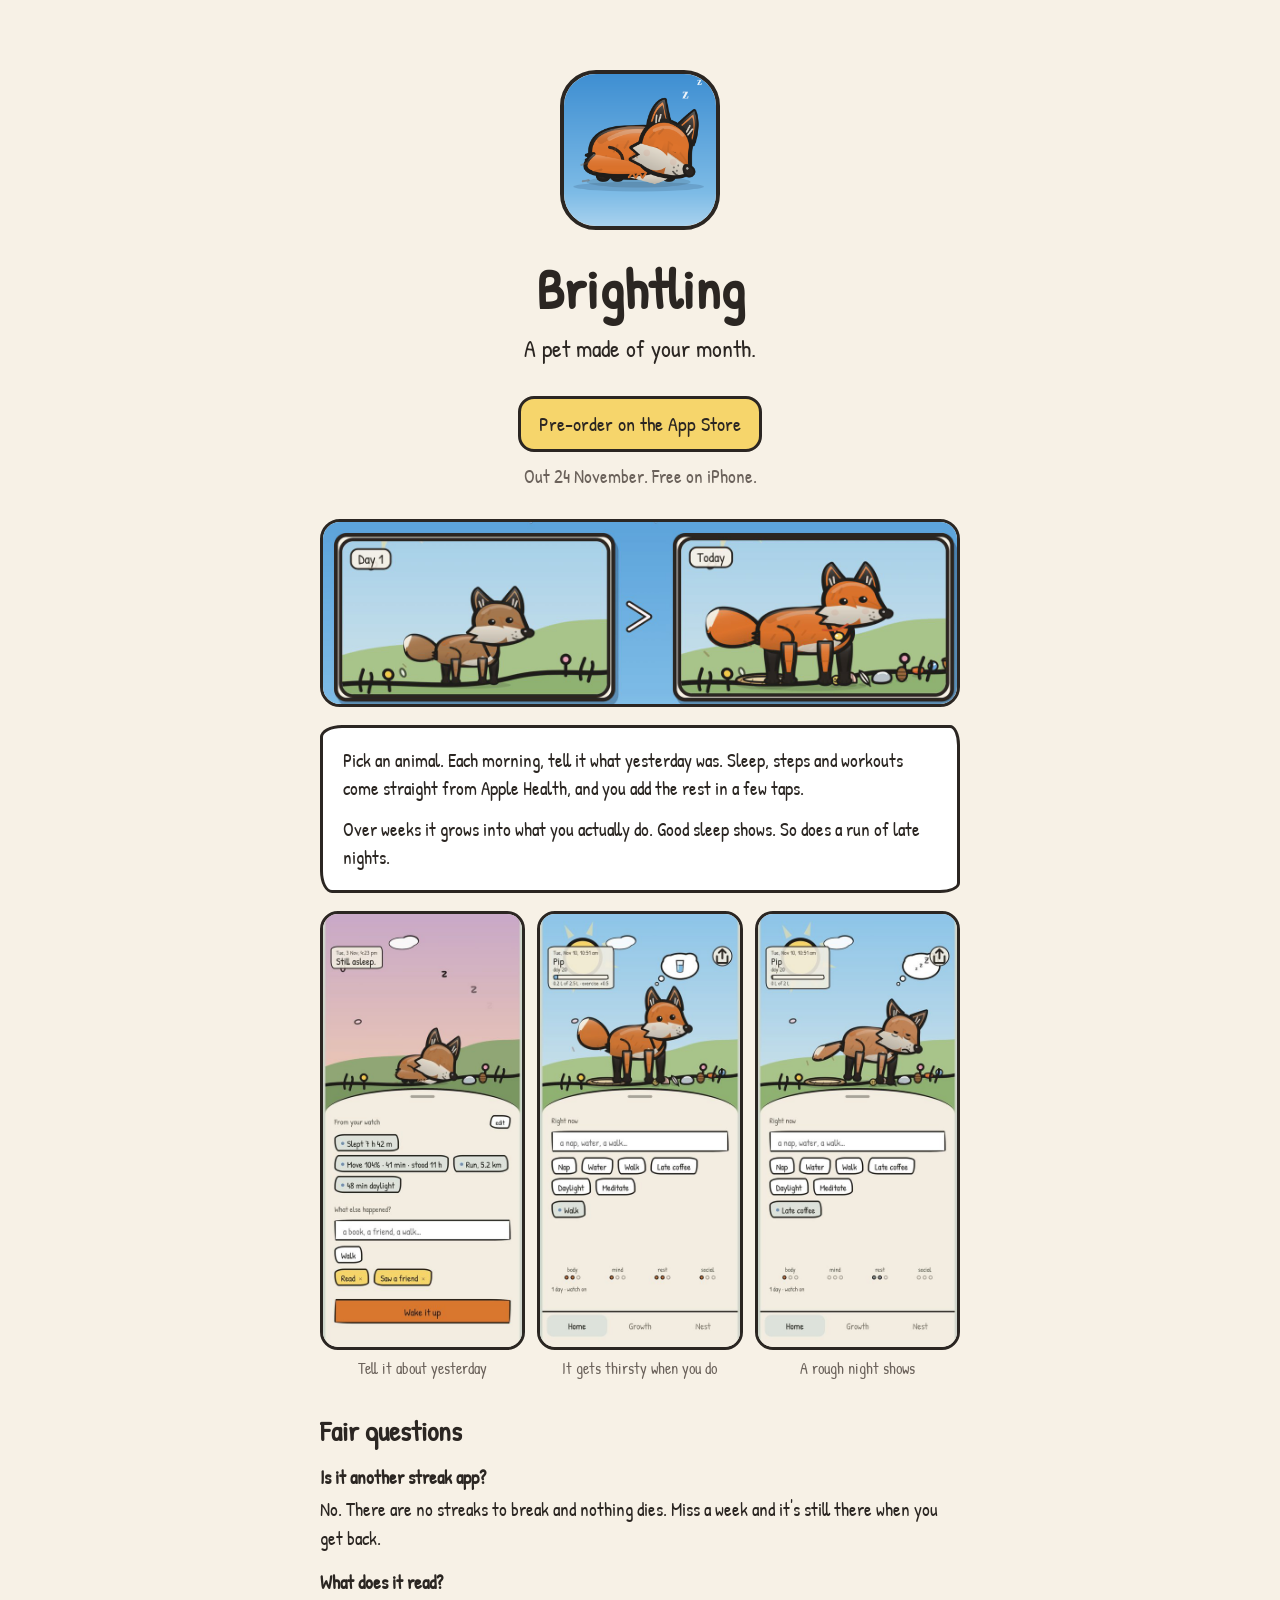
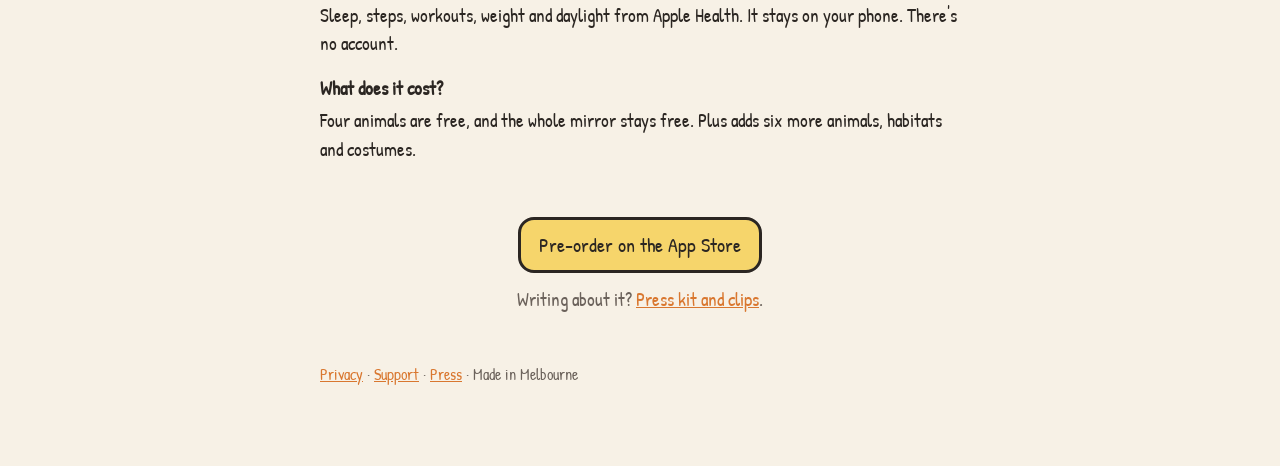
<file: index.html>
<!doctype html>
<html lang="en-AU">
<head>
<meta charset="utf-8">
<meta name="viewport" content="width=device-width,initial-scale=1">
<title>Brightling: a pet made of your month</title>
<meta name="description" content="A pet that grows with your habits. Brightling reads yesterday from Apple Health and a quick morning check-in, and its body slowly becomes what you actually do. No streaks. Nothing dies.">
<meta name="apple-itunes-app" content="app-id=6830009358">
<meta property="og:type" content="website">
<meta property="og:title" content="Brightling: a pet made of your month">
<meta property="og:description" content="A pet that becomes what you actually do. Sleep, steps and water fill in on their own. No streaks. Nothing dies. Free on iPhone.">
<meta property="og:image" content="https://degitzachary-cell.github.io/brightling/img/og.jpg">
<meta property="og:url" content="https://degitzachary-cell.github.io/brightling/">
<meta name="twitter:card" content="summary_large_image">
<link rel="icon" href="favicon.png">
<link rel="apple-touch-icon" href="apple-touch-icon.png">
<link rel="preconnect" href="https://fonts.googleapis.com"><link rel="preconnect" href="https://fonts.gstatic.com" crossorigin>
<link href="https://fonts.googleapis.com/css2?family=Patrick+Hand&display=swap" rel="stylesheet">
<link rel="stylesheet" href="style.css">
</head>
<body>
<main>
  <div class="hero">
    <img src="icon.png" alt="Brightling app icon: a fox curled up asleep">
    <h1>Brightling</h1>
    <p style="font-size:24px">A pet made of your month.</p>
    <a class="badge" href="https://apps.apple.com/app/id6830009358">Pre-order on the App Store</a>
    <p class="muted" style="margin-top:10px">Out 24 November. Free on iPhone.</p>
  </div>

  <img class="wide" src="img/thennow.jpg" alt="The same fox on day 1 and forty days later: bigger, brighter, longer legs">

  <div class="card">
    <p>Pick an animal. Each morning, tell it what yesterday was. Sleep, steps and workouts come straight from Apple Health, and you add the rest in a few taps.</p>
    <p style="margin:0">Over weeks it grows into what you actually do. Good sleep shows. So does a run of late nights.</p>
  </div>

  <div class="strip">
    <figure><img src="img/morning.jpg" alt="The morning check-in, with sleep and steps filled in from the watch"><figcaption>Tell it about yesterday</figcaption></figure>
    <figure><img src="img/thirsty.jpg" alt="The fox thinking about a glass of water"><figcaption>It gets thirsty when you do</figcaption></figure>
    <figure><img src="img/rough.jpg" alt="The fox drooping after a short night, thinking about a nap"><figcaption>A rough night shows</figcaption></figure>
  </div>

  <h2>Fair questions</h2>
  <dl>
    <dt>Is it another streak app?</dt>
    <dd>No. There are no streaks to break and nothing dies. Miss a week and it's still there when you get back.</dd>
    <dt>What does it read?</dt>
    <dd>Sleep, steps, workouts, weight and daylight from Apple Health. It stays on your phone. There's no account.</dd>
    <dt>What does it cost?</dt>
    <dd>Four animals are free, and the whole mirror stays free. Plus adds six more animals, habitats and costumes.</dd>
  </dl>

  <p style="margin-top:36px;text-align:center"><a class="badge" href="https://apps.apple.com/app/id6830009358">Pre-order on the App Store</a></p>

  <p class="muted" style="text-align:center">Writing about it? <a href="press/">Press kit and clips</a>.</p>

  <footer>
    <a href="privacy/">Privacy</a> · <a href="support/">Support</a> · <a href="press/">Press</a> · Made in Melbourne
  </footer>
</main>
</body>
</html>
</file>
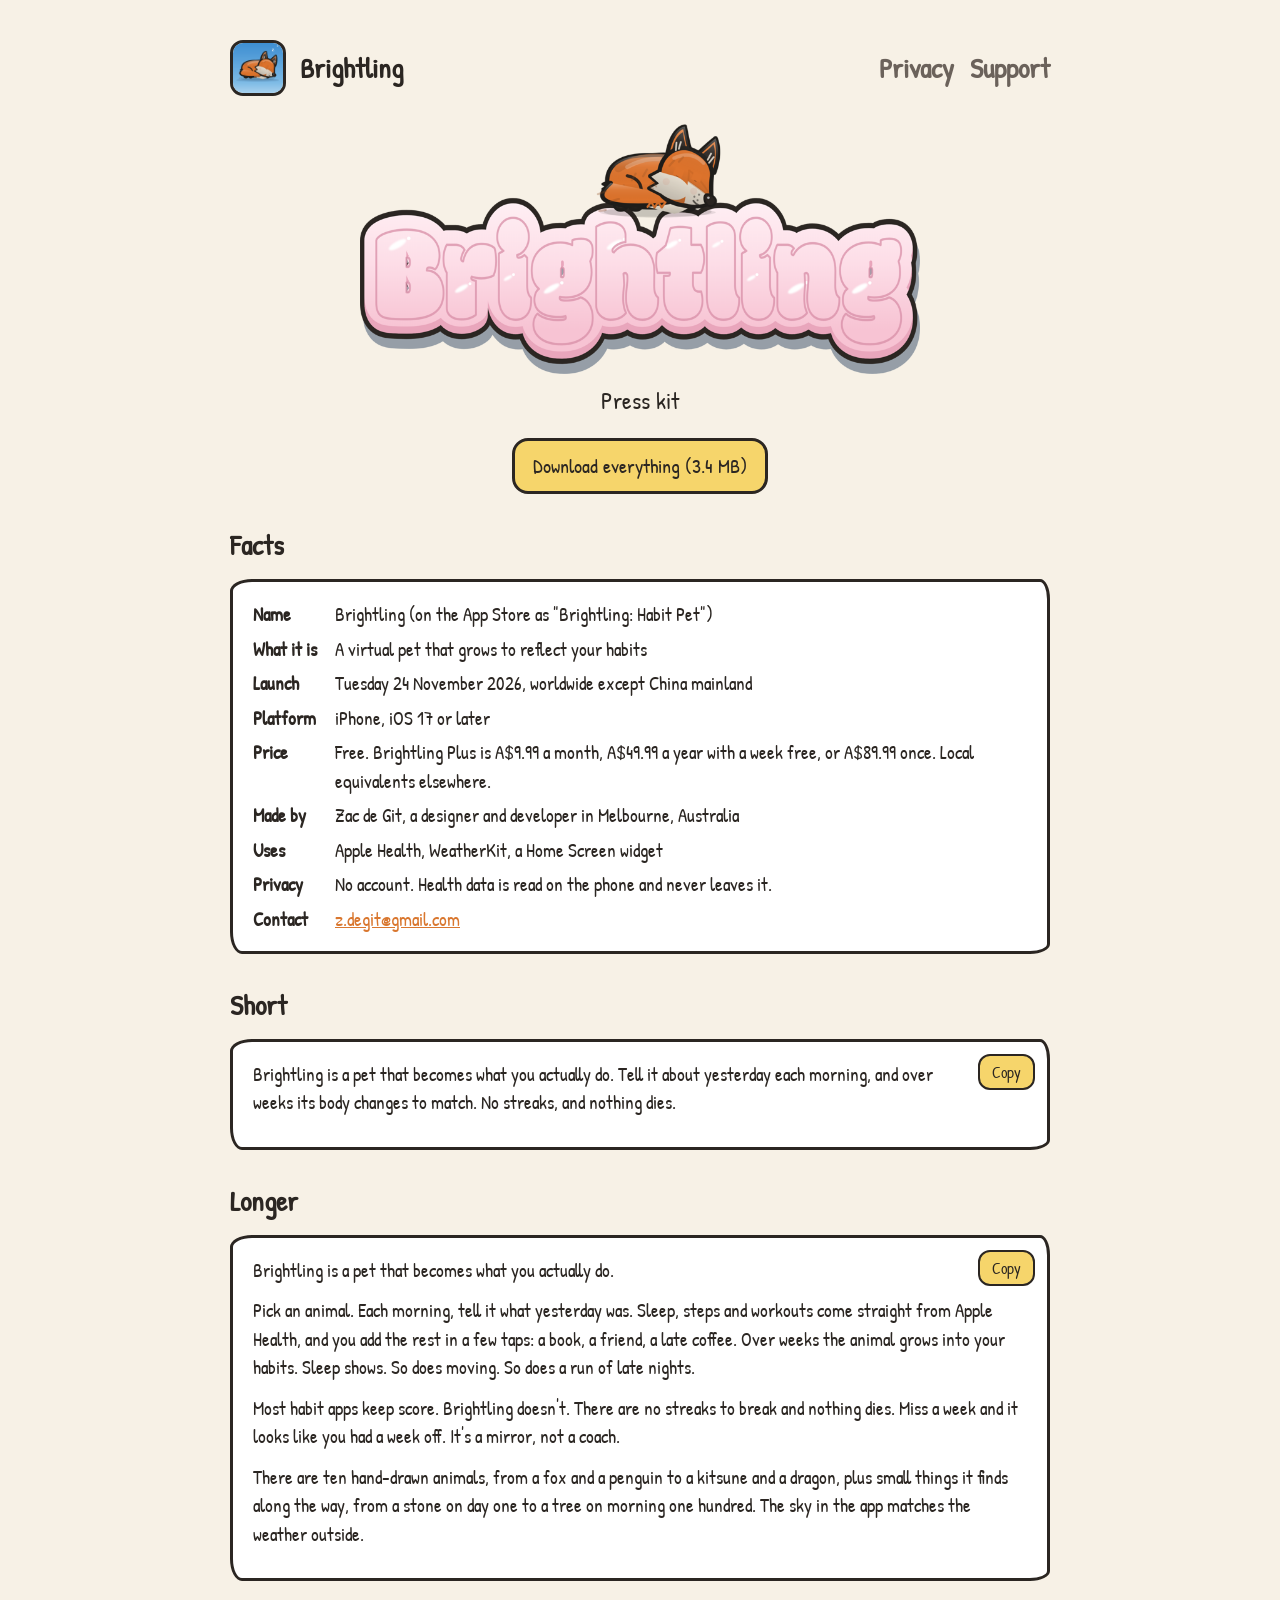
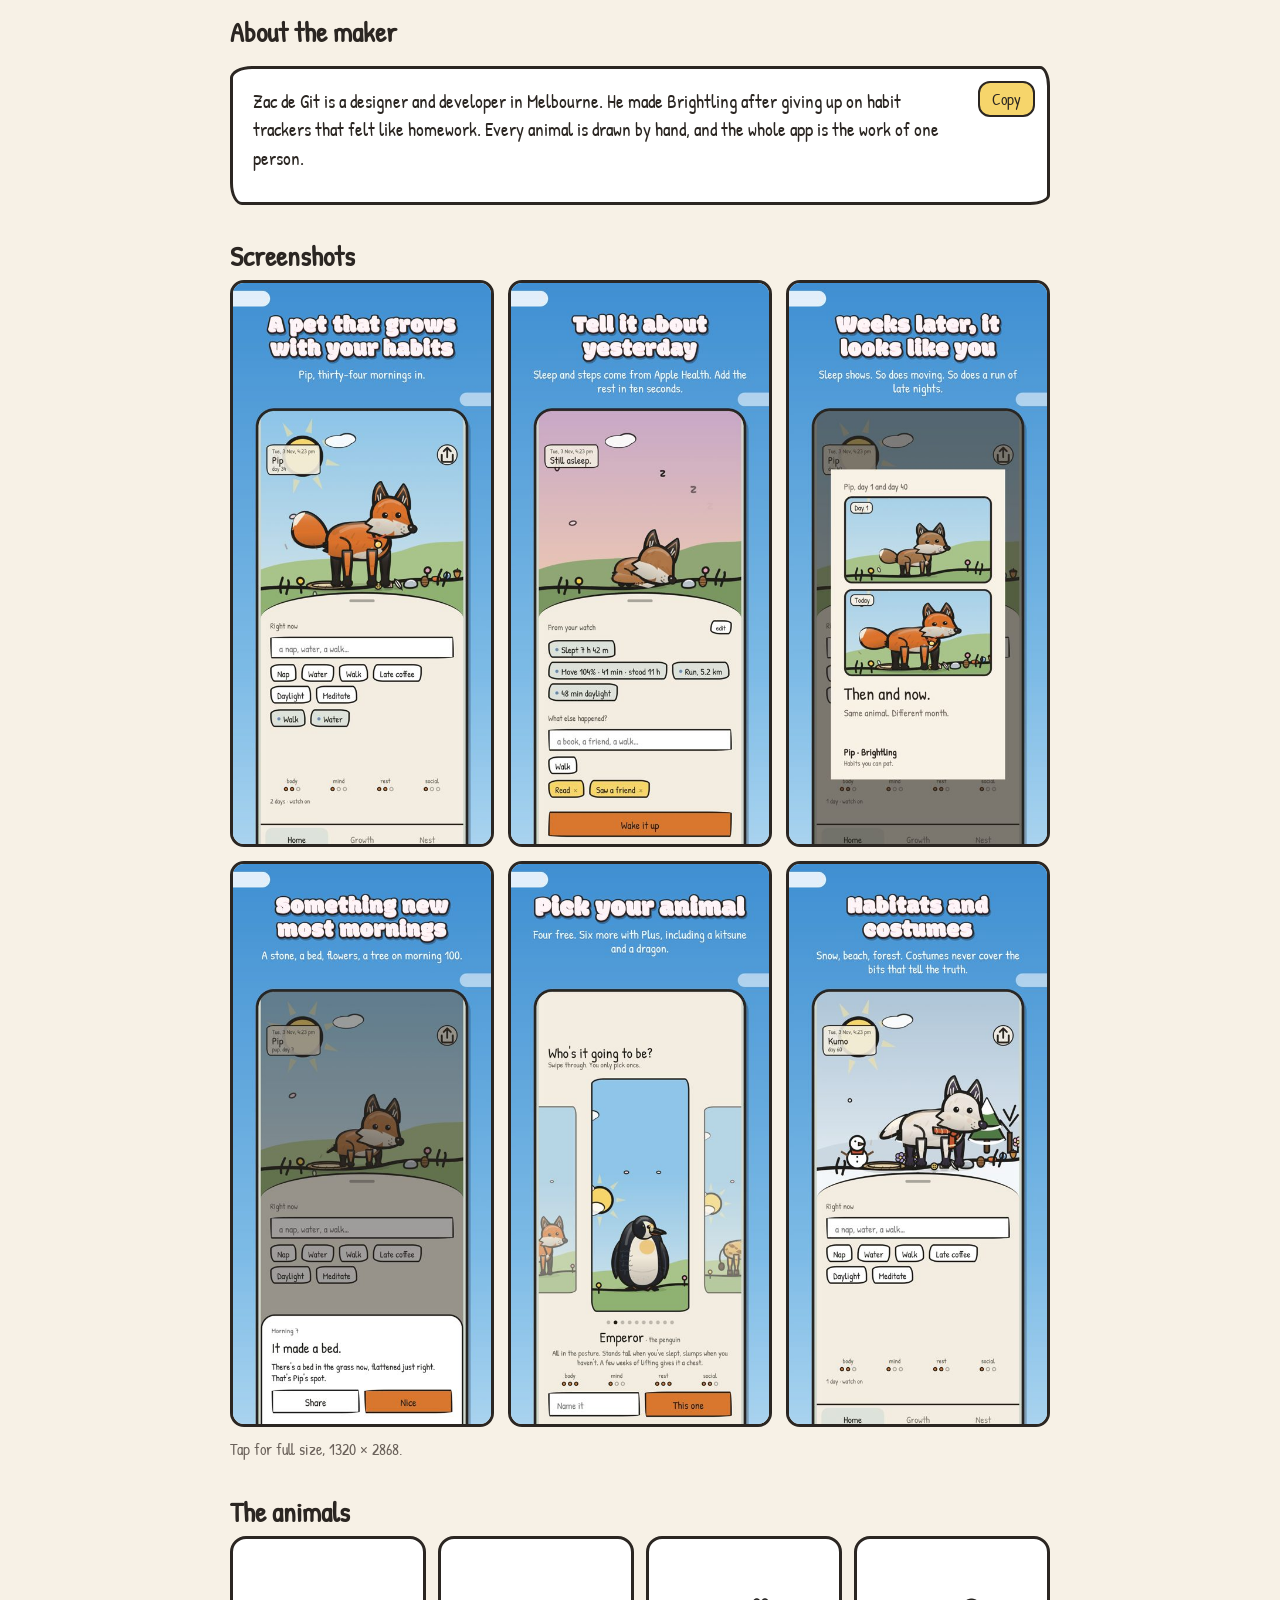
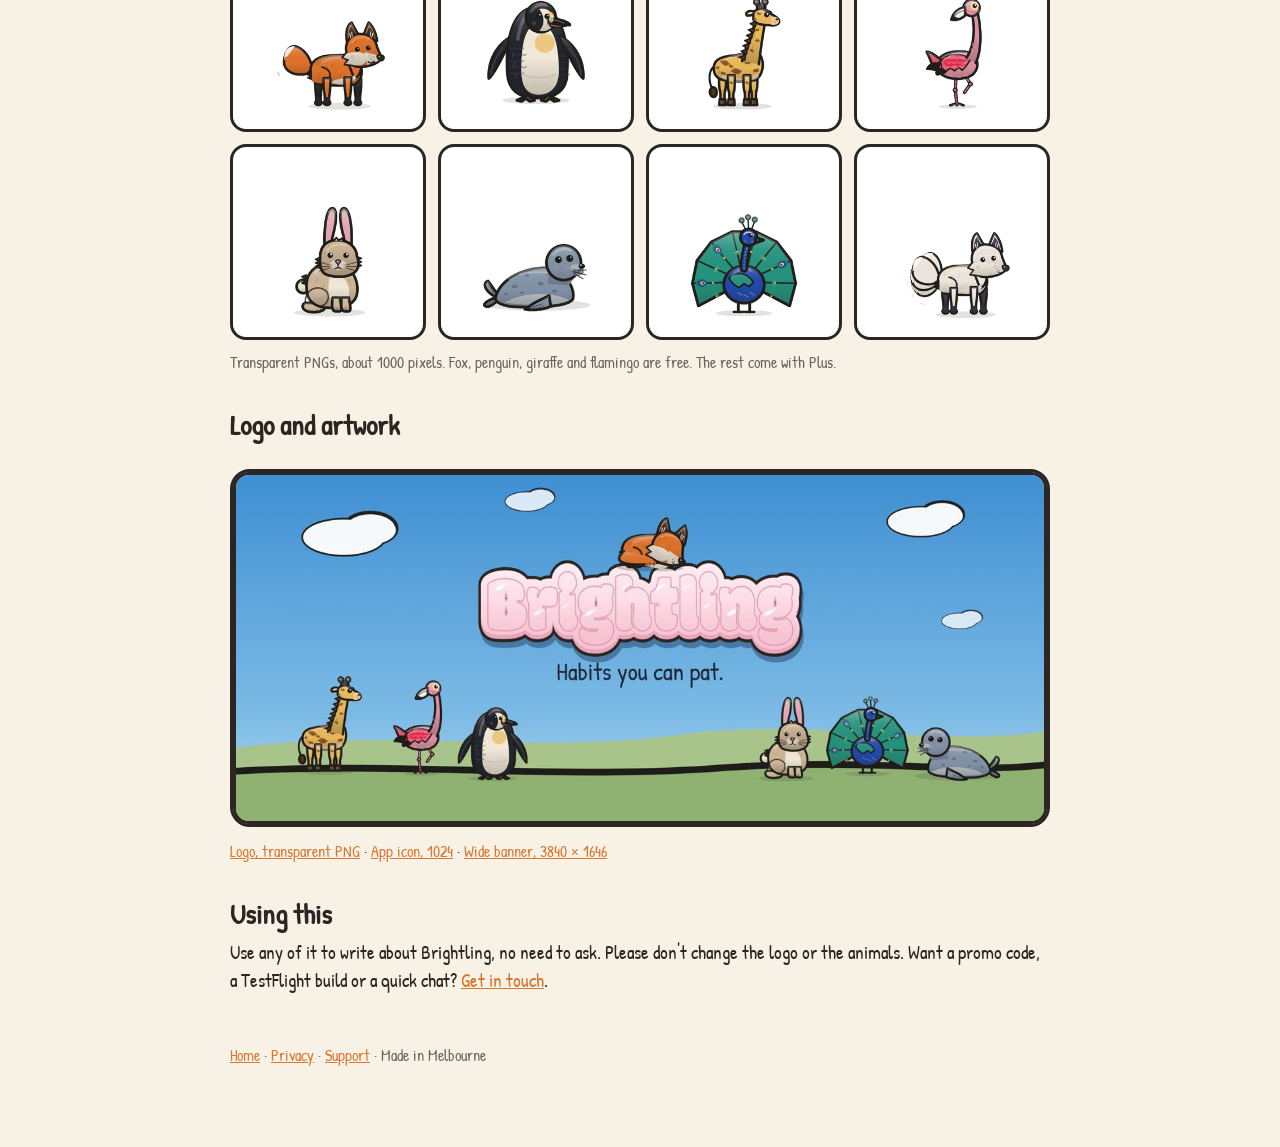
<file: press/index.html>
<!doctype html>
<html lang="en-AU">
<head>
<meta charset="utf-8">
<meta name="viewport" content="width=device-width,initial-scale=1">
<title>Brightling press kit</title>
<meta name="description" content="Press kit for Brightling, a pet that grows with your habits. Facts, blurbs, screenshots, logo and artwork.">
<link rel="icon" href="../favicon.png">
<link rel="apple-touch-icon" href="../apple-touch-icon.png">
<link rel="preconnect" href="https://fonts.googleapis.com"><link rel="preconnect" href="https://fonts.gstatic.com" crossorigin>
<link href="https://fonts.googleapis.com/css2?family=Patrick+Hand&display=swap" rel="stylesheet">
<link rel="stylesheet" href="../style.css">
<style>
main{max-width:860px}
.logo{display:block;width:min(560px,100%);height:auto;margin:10px auto 0}
.lede{text-align:center;font-size:24px;margin:8px 0 0}
.facts{display:grid;grid-template-columns:max-content 1fr;gap:6px 18px;margin:0}
.facts dt{margin:0;font-weight:700}.facts dd{margin:0}
.blurb{position:relative}
.copy{position:absolute;top:12px;right:12px;font:inherit;font-size:16px;padding:4px 12px;border:2.5px solid var(--ink);border-radius:12px;background:var(--sun);color:#2B2622;cursor:pointer}
.blurb p:first-of-type{padding-right:72px}
.grid{display:grid;grid-template-columns:repeat(3,1fr);gap:14px}
.grid a{display:block}
.grid img{width:100%;height:auto;border-radius:14px;border:3px solid var(--ink);display:block}
.zoo{display:grid;grid-template-columns:repeat(4,1fr);gap:12px}
.zoo a{display:flex;align-items:flex-end;justify-content:center;aspect-ratio:1;background:var(--card);border:3px solid var(--ink);border-radius:16px;padding:10px;text-decoration:none}
.zoo img{max-width:100%;max-height:100%;height:auto}
.wide img{width:100%;height:auto;border-radius:16px;border:3px solid var(--ink);display:block}
.dl{display:inline-block;margin:6px 0 0;padding:10px 18px;border:3px solid var(--ink);border-radius:16px;background:var(--sun);color:#2B2622;text-decoration:none;font-size:20px}
.small{font-size:16px}
@media (max-width:600px){.grid{grid-template-columns:repeat(2,1fr)}.zoo{grid-template-columns:repeat(2,1fr)}.facts{grid-template-columns:1fr}.facts dd{margin-bottom:8px}}
</style>
</head>
<body>
<main>
  <header>
    <img src="../icon.png" alt="">
    <a href="../">Brightling</a>
    <nav><a href="../privacy/">Privacy</a><a href="../support/">Support</a></nav>
  </header>

  <img class="logo" src="img/logo.png" alt="The Brightling logo: pink bubble letters with a fox asleep on top">
  <p class="lede">Press kit</p>
  <p style="text-align:center;margin-top:14px"><a class="dl" href="brightling-press-kit.zip" download>Download everything (3.4 MB)</a></p>

  <h2>Facts</h2>
  <div class="card">
    <dl class="facts">
      <dt>Name</dt><dd>Brightling (on the App Store as "Brightling: Habit Pet")</dd>
      <dt>What it is</dt><dd>A virtual pet that grows to reflect your habits</dd>
      <dt>Launch</dt><dd>Tuesday 24 November 2026, worldwide except China mainland</dd>
      <dt>Platform</dt><dd>iPhone, iOS 17 or later</dd>
      <dt>Price</dt><dd>Free. Brightling Plus is A$9.99 a month, A$49.99 a year with a week free, or A$89.99 once. Local equivalents elsewhere.</dd>
      <dt>Made by</dt><dd>Zac de Git, a designer and developer in Melbourne, Australia</dd>
      <dt>Uses</dt><dd>Apple Health, WeatherKit, a Home Screen widget</dd>
      <dt>Privacy</dt><dd>No account. Health data is read on the phone and never leaves it.</dd>
      <dt>Contact</dt><dd><a href="mailto:z.degit@gmail.com?subject=Brightling">z.degit@gmail.com</a></dd>
    </dl>
  </div>

  <h2>Short</h2>
  <div class="card blurb">
    <button class="copy" type="button" data-copy="b1">Copy</button>
    <p id="b1">Brightling is a pet that becomes what you actually do. Tell it about yesterday each morning, and over weeks its body changes to match. No streaks, and nothing dies.</p>
  </div>

  <h2>Longer</h2>
  <div class="card blurb">
    <button class="copy" type="button" data-copy="b2">Copy</button>
    <div id="b2">
      <p>Brightling is a pet that becomes what you actually do.</p>
      <p>Pick an animal. Each morning, tell it what yesterday was. Sleep, steps and workouts come straight from Apple Health, and you add the rest in a few taps: a book, a friend, a late coffee. Over weeks the animal grows into your habits. Sleep shows. So does moving. So does a run of late nights.</p>
      <p>Most habit apps keep score. Brightling doesn't. There are no streaks to break and nothing dies. Miss a week and it looks like you had a week off. It's a mirror, not a coach.</p>
      <p>There are ten hand-drawn animals, from a fox and a penguin to a kitsune and a dragon, plus small things it finds along the way, from a stone on day one to a tree on morning one hundred. The sky in the app matches the weather outside.</p>
    </div>
  </div>

  <h2>About the maker</h2>
  <div class="card blurb">
    <button class="copy" type="button" data-copy="b3">Copy</button>
    <p id="b3">Zac de Git is a designer and developer in Melbourne. He made Brightling after giving up on habit trackers that felt like homework. Every animal is drawn by hand, and the whole app is the work of one person.</p>
  </div>

  <h2>Screenshots</h2>
  <div class="grid">
    <a href="kit/screenshot-home.jpg"><img src="img/shot-home.jpg" alt="Home: a fox in a meadow, thirty-four mornings in" loading="lazy"></a>
    <a href="kit/screenshot-morning.jpg"><img src="img/shot-morning.jpg" alt="The morning check-in, with sleep and steps from Apple Health" loading="lazy"></a>
    <a href="kit/screenshot-then-and-now.jpg"><img src="img/shot-then-and-now.jpg" alt="Then and now: the fox on day one and weeks later" loading="lazy"></a>
    <a href="kit/screenshot-milestones.jpg"><img src="img/shot-milestones.jpg" alt="A milestone: something new it found" loading="lazy"></a>
    <a href="kit/screenshot-pick-an-animal.jpg"><img src="img/shot-pick-an-animal.jpg" alt="Picking an animal: a penguin" loading="lazy"></a>
    <a href="kit/screenshot-plus.jpg"><img src="img/shot-plus.jpg" alt="Plus: habitats and costumes" loading="lazy"></a>
  </div>
  <p class="muted small" style="margin-top:10px">Tap for full size, 1320 × 2868.</p>

  <h2>The animals</h2>
  <div class="zoo">
    <a href="kit/animal-fox.png"><img src="img/animal-fox.png" alt="Fox" loading="lazy"></a>
    <a href="kit/animal-penguin.png"><img src="img/animal-penguin.png" alt="Penguin" loading="lazy"></a>
    <a href="kit/animal-giraffe.png"><img src="img/animal-giraffe.png" alt="Giraffe" loading="lazy"></a>
    <a href="kit/animal-flamingo.png"><img src="img/animal-flamingo.png" alt="Flamingo" loading="lazy"></a>
    <a href="kit/animal-rabbit.png"><img src="img/animal-rabbit.png" alt="Rabbit" loading="lazy"></a>
    <a href="kit/animal-seal.png"><img src="img/animal-seal.png" alt="Seal" loading="lazy"></a>
    <a href="kit/animal-peacock.png"><img src="img/animal-peacock.png" alt="Peacock" loading="lazy"></a>
    <a href="kit/animal-kitsune.png"><img src="img/animal-kitsune.png" alt="Kitsune" loading="lazy"></a>
  </div>
  <p class="muted small" style="margin-top:10px">Transparent PNGs, about 1000 pixels. Fox, penguin, giraffe and flamingo are free. The rest come with Plus.</p>

  <h2>Logo and artwork</h2>
  <div class="wide"><a href="kit/brightling-banner-wide.jpg"><img src="img/banner.jpg" alt="Wide banner: the logo over a meadow with six animals" loading="lazy"></a></div>
  <p class="small" style="margin-top:12px"><a href="kit/brightling-logo.png">Logo, transparent PNG</a> · <a href="kit/brightling-icon-1024.png">App icon, 1024</a> · <a href="kit/brightling-banner-wide.jpg">Wide banner, 3840 × 1646</a></p>

  <h2>Using this</h2>
  <p>Use any of it to write about Brightling, no need to ask. Please don't change the logo or the animals. Want a promo code, a TestFlight build or a quick chat? <a href="mailto:z.degit@gmail.com?subject=Brightling">Get in touch</a>.</p>

  <footer>
    <a href="../">Home</a> · <a href="../privacy/">Privacy</a> · <a href="../support/">Support</a> · Made in Melbourne
  </footer>
</main>
<script>
document.querySelectorAll('.copy').forEach(b=>b.addEventListener('click',async()=>{
  const el=document.getElementById(b.dataset.copy); const txt=[...el.querySelectorAll('p')].map(p=>p.textContent).join('\n\n')||el.textContent;
  try{ await navigator.clipboard.writeText(txt); b.textContent='Copied'; }catch(e){ b.textContent='Select and copy'; }
  setTimeout(()=>b.textContent='Copy',1600);
}));
</script>
</body>
</html>
</file>
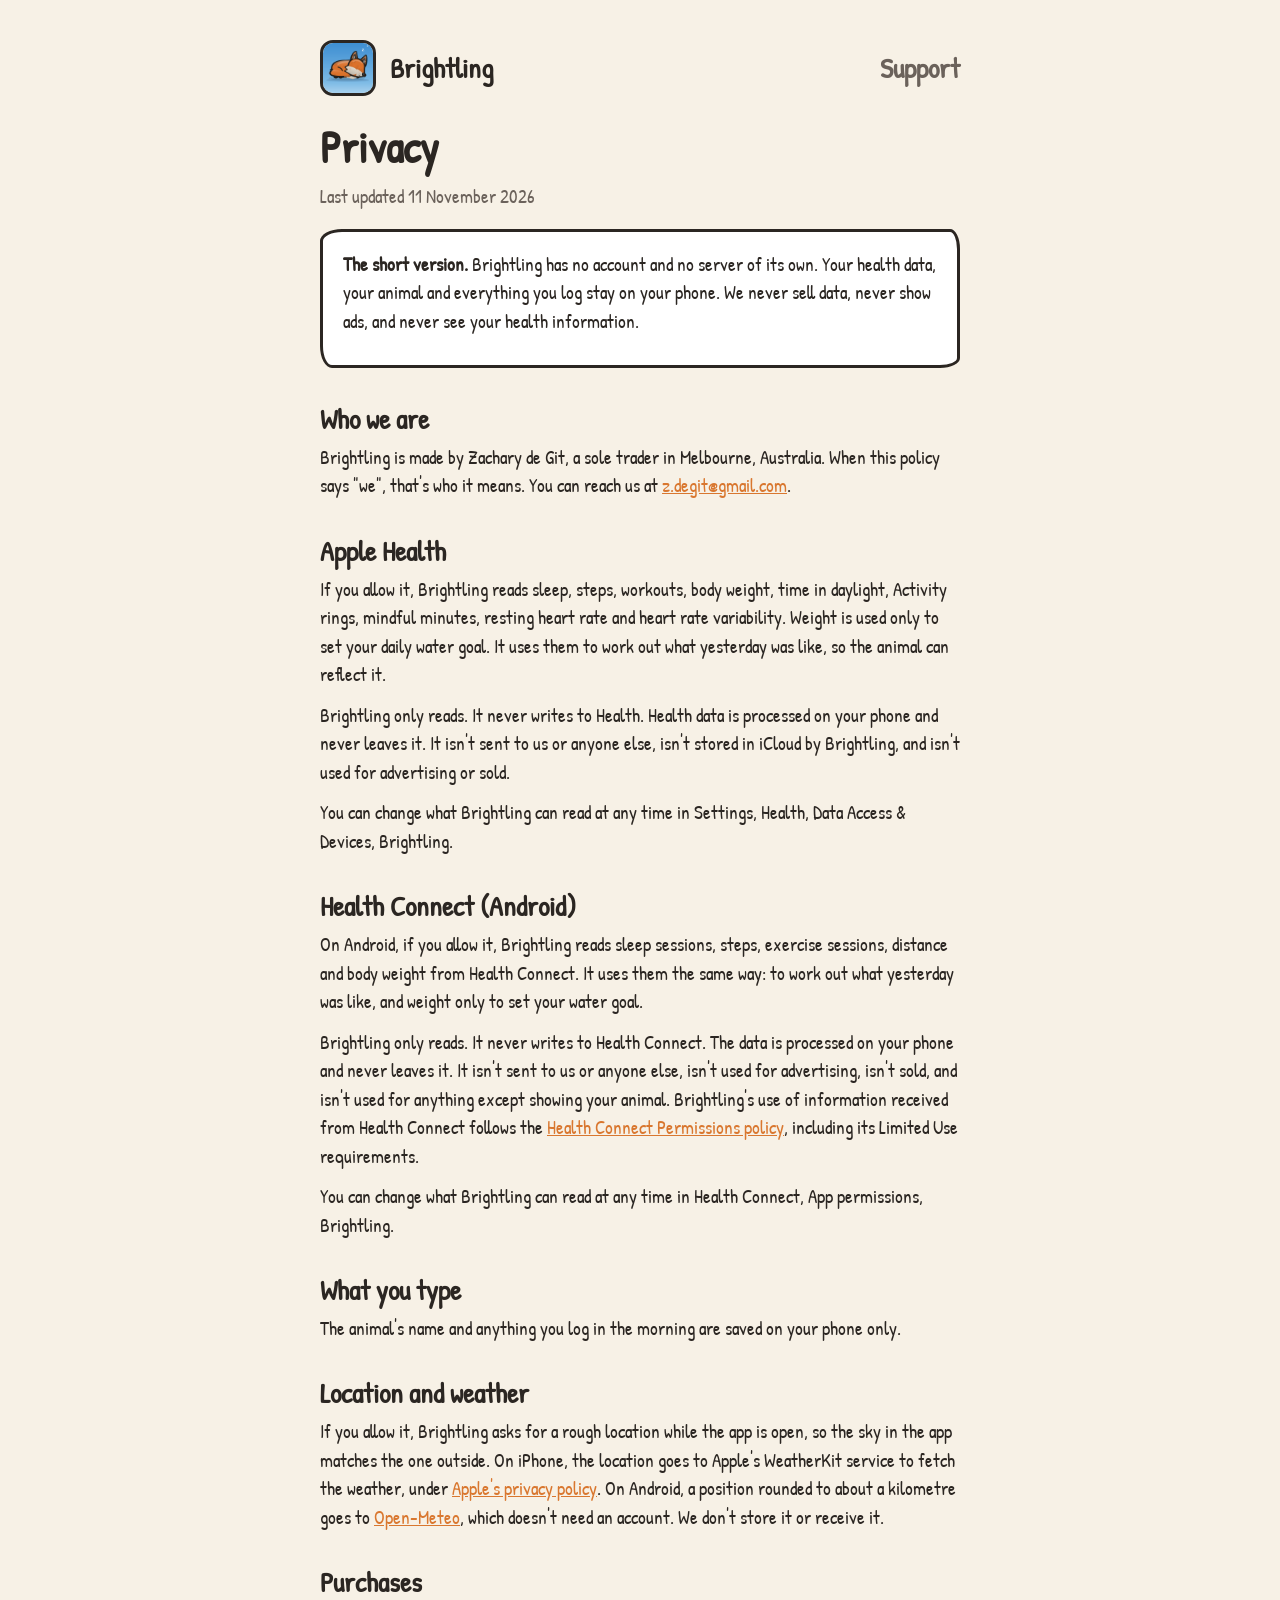
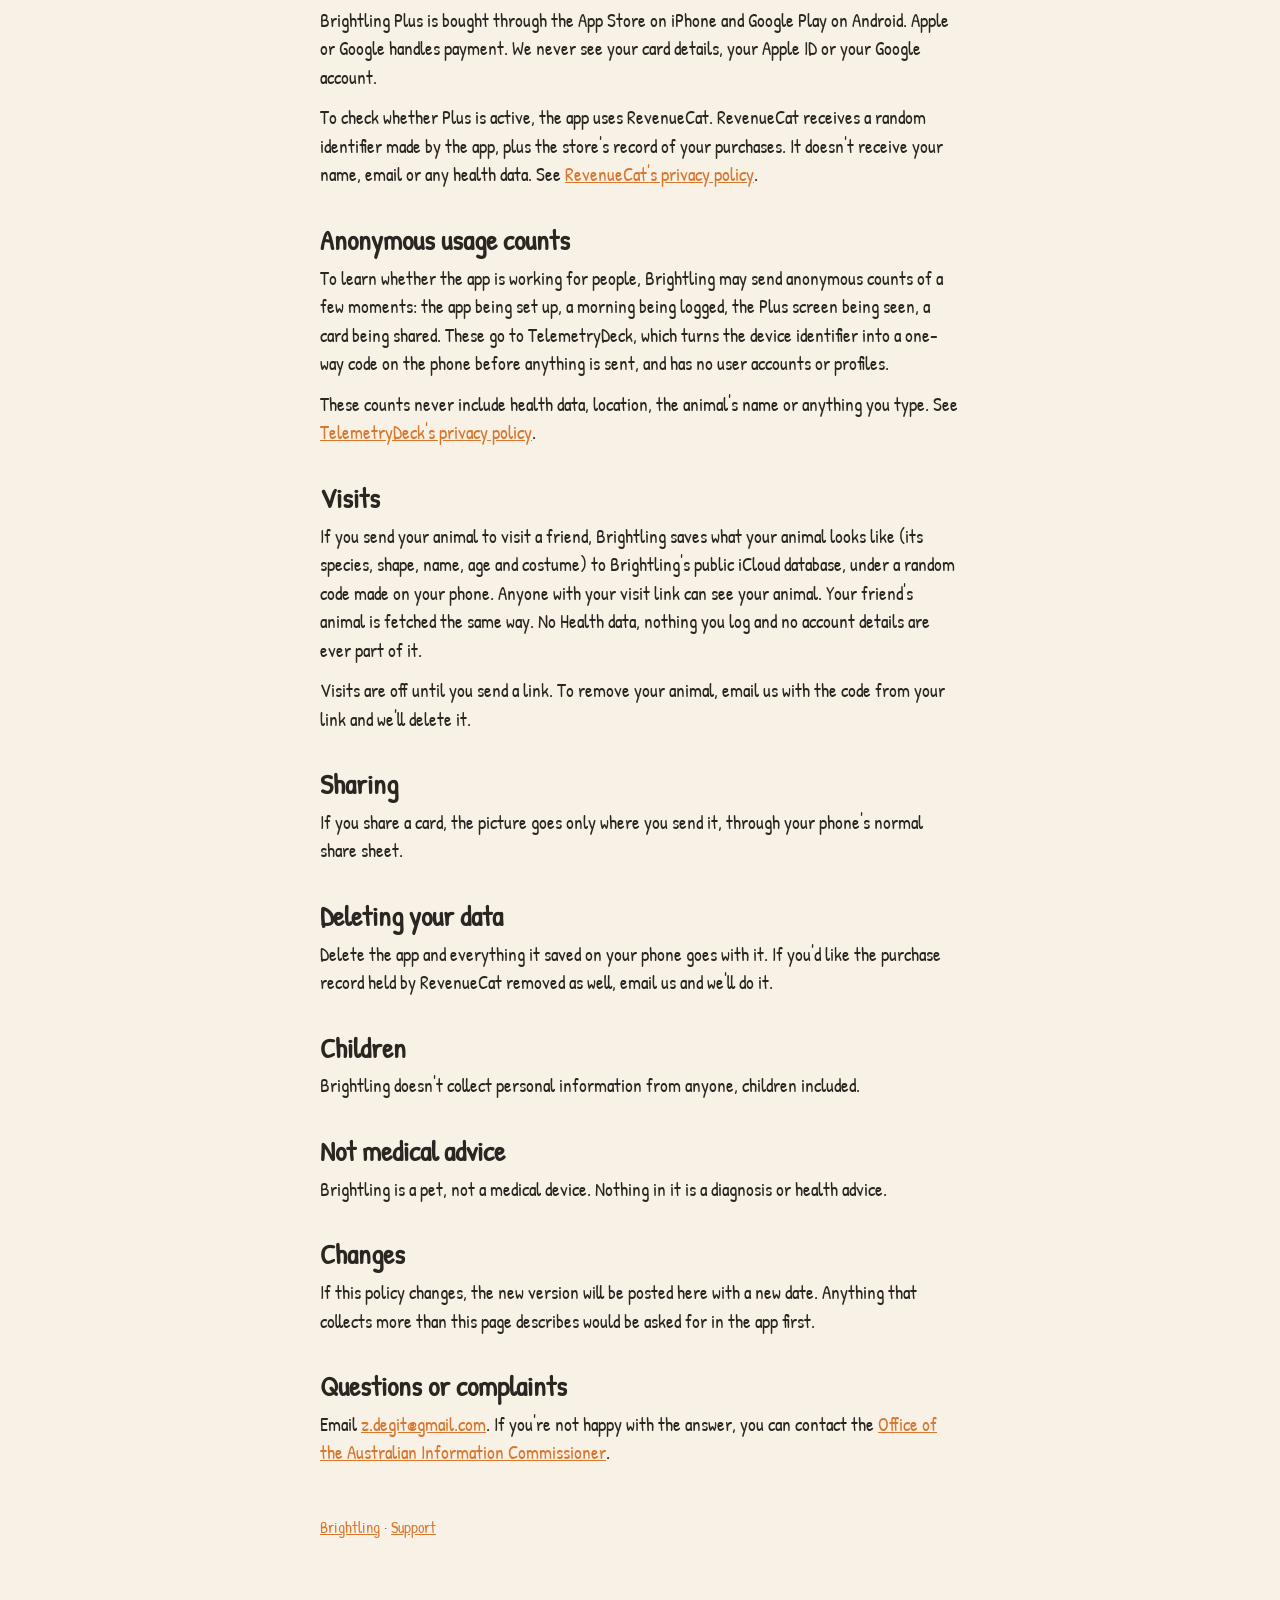
<file: privacy/index.html>
<!doctype html>
<html lang="en-AU">
<head>
<meta charset="utf-8">
<meta name="viewport" content="width=device-width,initial-scale=1">
<title>Brightling privacy</title>
<meta name="description" content="How Brightling handles your data. Short version: it stays on your phone.">
<link rel="icon" href="../favicon.png">
<link rel="preconnect" href="https://fonts.googleapis.com"><link rel="preconnect" href="https://fonts.gstatic.com" crossorigin>
<link href="https://fonts.googleapis.com/css2?family=Patrick+Hand&display=swap" rel="stylesheet">
<link rel="stylesheet" href="../style.css">
</head>
<body>
<main>
  <header><img src="../icon.png" alt=""><a href="../">Brightling</a><nav><a href="../support/">Support</a></nav></header>

  <h1>Privacy</h1>
  <p class="muted">Last updated 11 November 2026</p>

  <div class="card">
    <p><b>The short version.</b> Brightling has no account and no server of its own. Your health data, your animal and everything you log stay on your phone. We never sell data, never show ads, and never see your health information.</p>
  </div>

  <h2>Who we are</h2>
  <p>Brightling is made by Zachary de Git, a sole trader in Melbourne, Australia. When this policy says "we", that's who it means. You can reach us at <a href="mailto:z.degit@gmail.com">z.degit@gmail.com</a>.</p>

  <h2>Apple Health</h2>
  <p>If you allow it, Brightling reads sleep, steps, workouts, body weight, time in daylight, Activity rings, mindful minutes, resting heart rate and heart rate variability. Weight is used only to set your daily water goal. It uses them to work out what yesterday was like, so the animal can reflect it.</p>
  <p>Brightling only reads. It never writes to Health. Health data is processed on your phone and never leaves it. It isn't sent to us or anyone else, isn't stored in iCloud by Brightling, and isn't used for advertising or sold.</p>
  <p>You can change what Brightling can read at any time in Settings, Health, Data Access &amp; Devices, Brightling.</p>

  <h2>Health Connect (Android)</h2>
  <p>On Android, if you allow it, Brightling reads sleep sessions, steps, exercise sessions, distance and body weight from Health Connect. It uses them the same way: to work out what yesterday was like, and weight only to set your water goal.</p>
  <p>Brightling only reads. It never writes to Health Connect. The data is processed on your phone and never leaves it. It isn't sent to us or anyone else, isn't used for advertising, isn't sold, and isn't used for anything except showing your animal. Brightling's use of information received from Health Connect follows the <a href="https://support.google.com/googleplay/android-developer/answer/9888170">Health Connect Permissions policy</a>, including its Limited Use requirements.</p>
  <p>You can change what Brightling can read at any time in Health Connect, App permissions, Brightling.</p>

  <h2>What you type</h2>
  <p>The animal's name and anything you log in the morning are saved on your phone only.</p>

  <h2>Location and weather</h2>
  <p>If you allow it, Brightling asks for a rough location while the app is open, so the sky in the app matches the one outside. On iPhone, the location goes to Apple's WeatherKit service to fetch the weather, under <a href="https://www.apple.com/legal/privacy/">Apple's privacy policy</a>. On Android, a position rounded to about a kilometre goes to <a href="https://open-meteo.com/en/terms#privacy">Open-Meteo</a>, which doesn't need an account. We don't store it or receive it.</p>

  <h2>Purchases</h2>
  <p>Brightling Plus is bought through the App Store on iPhone and Google Play on Android. Apple or Google handles payment. We never see your card details, your Apple ID or your Google account.</p>
  <p>To check whether Plus is active, the app uses RevenueCat. RevenueCat receives a random identifier made by the app, plus the store's record of your purchases. It doesn't receive your name, email or any health data. See <a href="https://www.revenuecat.com/privacy">RevenueCat's privacy policy</a>.</p>

  <h2>Anonymous usage counts</h2>
  <p>To learn whether the app is working for people, Brightling may send anonymous counts of a few moments: the app being set up, a morning being logged, the Plus screen being seen, a card being shared. These go to TelemetryDeck, which turns the device identifier into a one-way code on the phone before anything is sent, and has no user accounts or profiles.</p>
  <p>These counts never include health data, location, the animal's name or anything you type. See <a href="https://telemetrydeck.com/privacy/">TelemetryDeck's privacy policy</a>.</p>

  <h2>Visits</h2>
  <p>If you send your animal to visit a friend, Brightling saves what your animal looks like (its species, shape, name, age and costume) to Brightling's public iCloud database, under a random code made on your phone. Anyone with your visit link can see your animal. Your friend's animal is fetched the same way. No Health data, nothing you log and no account details are ever part of it.</p>
  <p>Visits are off until you send a link. To remove your animal, email us with the code from your link and we'll delete it.</p>

  <h2>Sharing</h2>
  <p>If you share a card, the picture goes only where you send it, through your phone's normal share sheet.</p>

  <h2>Deleting your data</h2>
  <p>Delete the app and everything it saved on your phone goes with it. If you'd like the purchase record held by RevenueCat removed as well, email us and we'll do it.</p>

  <h2>Children</h2>
  <p>Brightling doesn't collect personal information from anyone, children included.</p>

  <h2>Not medical advice</h2>
  <p>Brightling is a pet, not a medical device. Nothing in it is a diagnosis or health advice.</p>

  <h2>Changes</h2>
  <p>If this policy changes, the new version will be posted here with a new date. Anything that collects more than this page describes would be asked for in the app first.</p>

  <h2>Questions or complaints</h2>
  <p>Email <a href="mailto:z.degit@gmail.com">z.degit@gmail.com</a>. If you're not happy with the answer, you can contact the <a href="https://www.oaic.gov.au/">Office of the Australian Information Commissioner</a>.</p>

  <footer><a href="../">Brightling</a> · <a href="../support/">Support</a></footer>
</main>
</body>
</html>
</file>
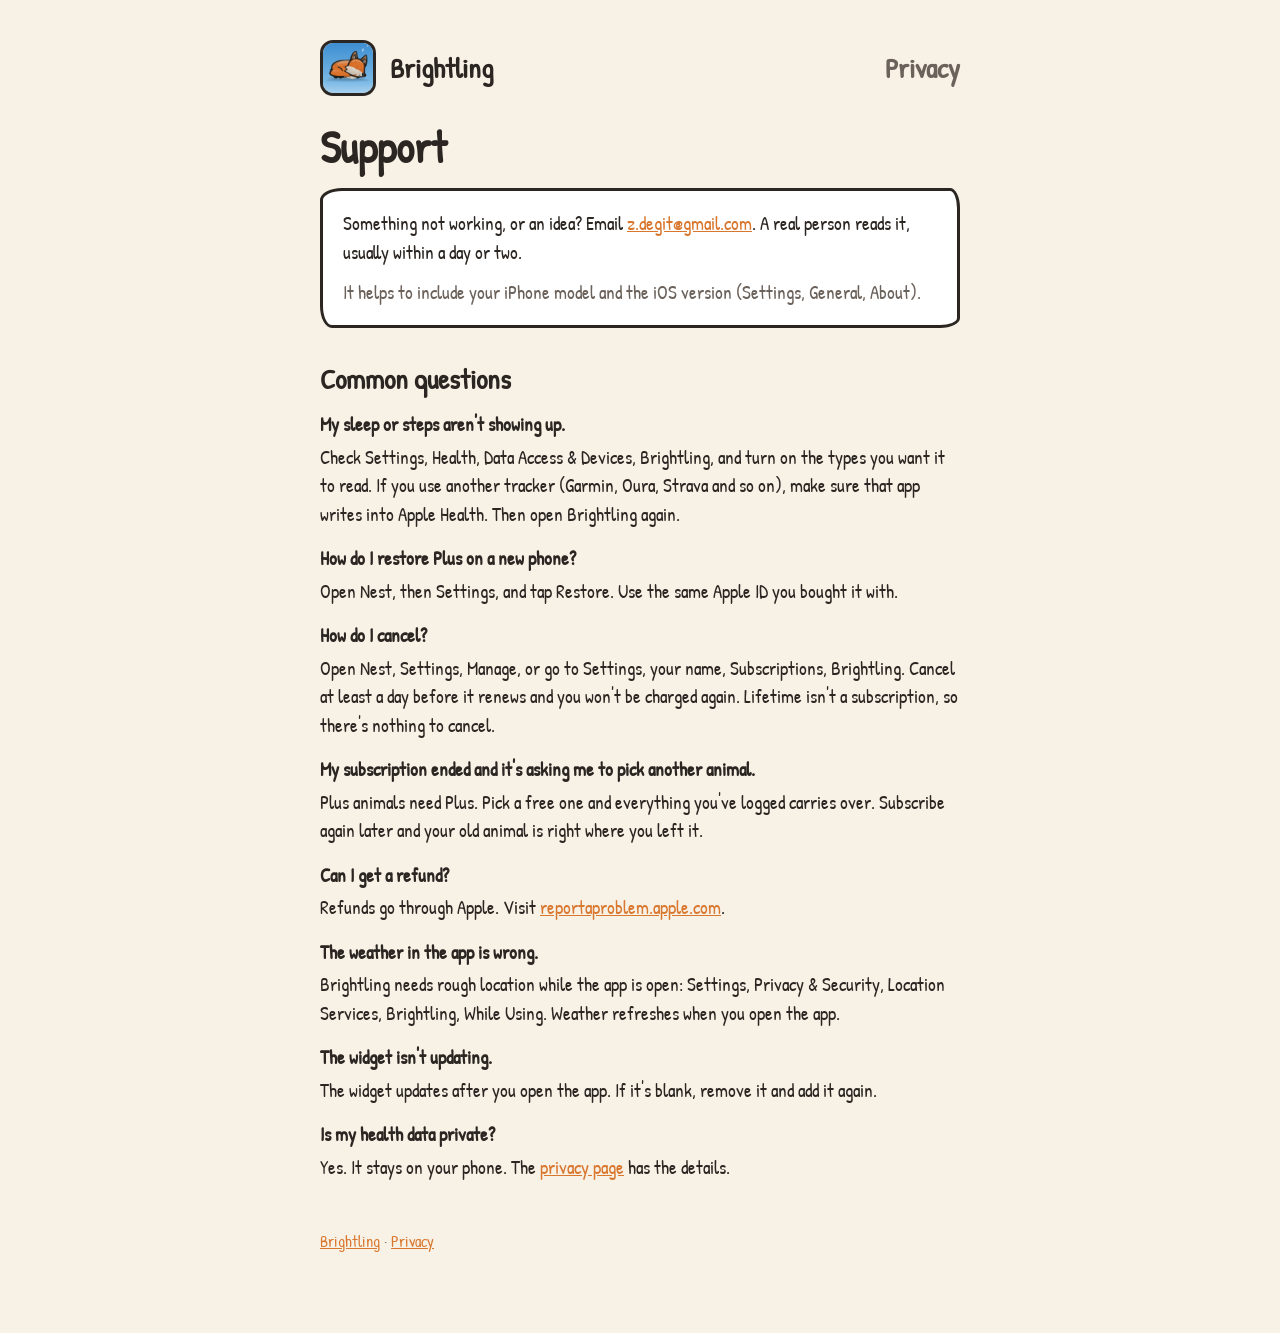
<file: support/index.html>
<!doctype html>
<html lang="en-AU">
<head>
<meta charset="utf-8">
<meta name="viewport" content="width=device-width,initial-scale=1">
<title>Brightling support</title>
<meta name="description" content="Help with Brightling: Health, purchases, the widget and getting in touch.">
<link rel="icon" href="../favicon.png">
<link rel="preconnect" href="https://fonts.googleapis.com"><link rel="preconnect" href="https://fonts.gstatic.com" crossorigin>
<link href="https://fonts.googleapis.com/css2?family=Patrick+Hand&display=swap" rel="stylesheet">
<link rel="stylesheet" href="../style.css">
</head>
<body>
<main>
  <header><img src="../icon.png" alt=""><a href="../">Brightling</a><nav><a href="../privacy/">Privacy</a></nav></header>

  <h1>Support</h1>

  <div class="card">
    <p>Something not working, or an idea? Email <a href="mailto:z.degit@gmail.com?subject=Brightling">z.degit@gmail.com</a>. A real person reads it, usually within a day or two.</p>
    <p class="muted" style="margin:0">It helps to include your iPhone model and the iOS version (Settings, General, About).</p>
  </div>

  <h2>Common questions</h2>
  <dl>
    <dt>My sleep or steps aren't showing up.</dt>
    <dd>Check Settings, Health, Data Access &amp; Devices, Brightling, and turn on the types you want it to read. If you use another tracker (Garmin, Oura, Strava and so on), make sure that app writes into Apple Health. Then open Brightling again.</dd>

    <dt>How do I restore Plus on a new phone?</dt>
    <dd>Open Nest, then Settings, and tap Restore. Use the same Apple ID you bought it with.</dd>

    <dt>How do I cancel?</dt>
    <dd>Open Nest, Settings, Manage, or go to Settings, your name, Subscriptions, Brightling. Cancel at least a day before it renews and you won't be charged again. Lifetime isn't a subscription, so there's nothing to cancel.</dd>

    <dt>My subscription ended and it's asking me to pick another animal.</dt>
    <dd>Plus animals need Plus. Pick a free one and everything you've logged carries over. Subscribe again later and your old animal is right where you left it.</dd>

    <dt>Can I get a refund?</dt>
    <dd>Refunds go through Apple. Visit <a href="https://reportaproblem.apple.com">reportaproblem.apple.com</a>.</dd>

    <dt>The weather in the app is wrong.</dt>
    <dd>Brightling needs rough location while the app is open: Settings, Privacy &amp; Security, Location Services, Brightling, While Using. Weather refreshes when you open the app.</dd>

    <dt>The widget isn't updating.</dt>
    <dd>The widget updates after you open the app. If it's blank, remove it and add it again.</dd>

    <dt>Is my health data private?</dt>
    <dd>Yes. It stays on your phone. The <a href="../privacy/">privacy page</a> has the details.</dd>
  </dl>

  <footer><a href="../">Brightling</a> · <a href="../privacy/">Privacy</a></footer>
</main>
</body>
</html>
</file>
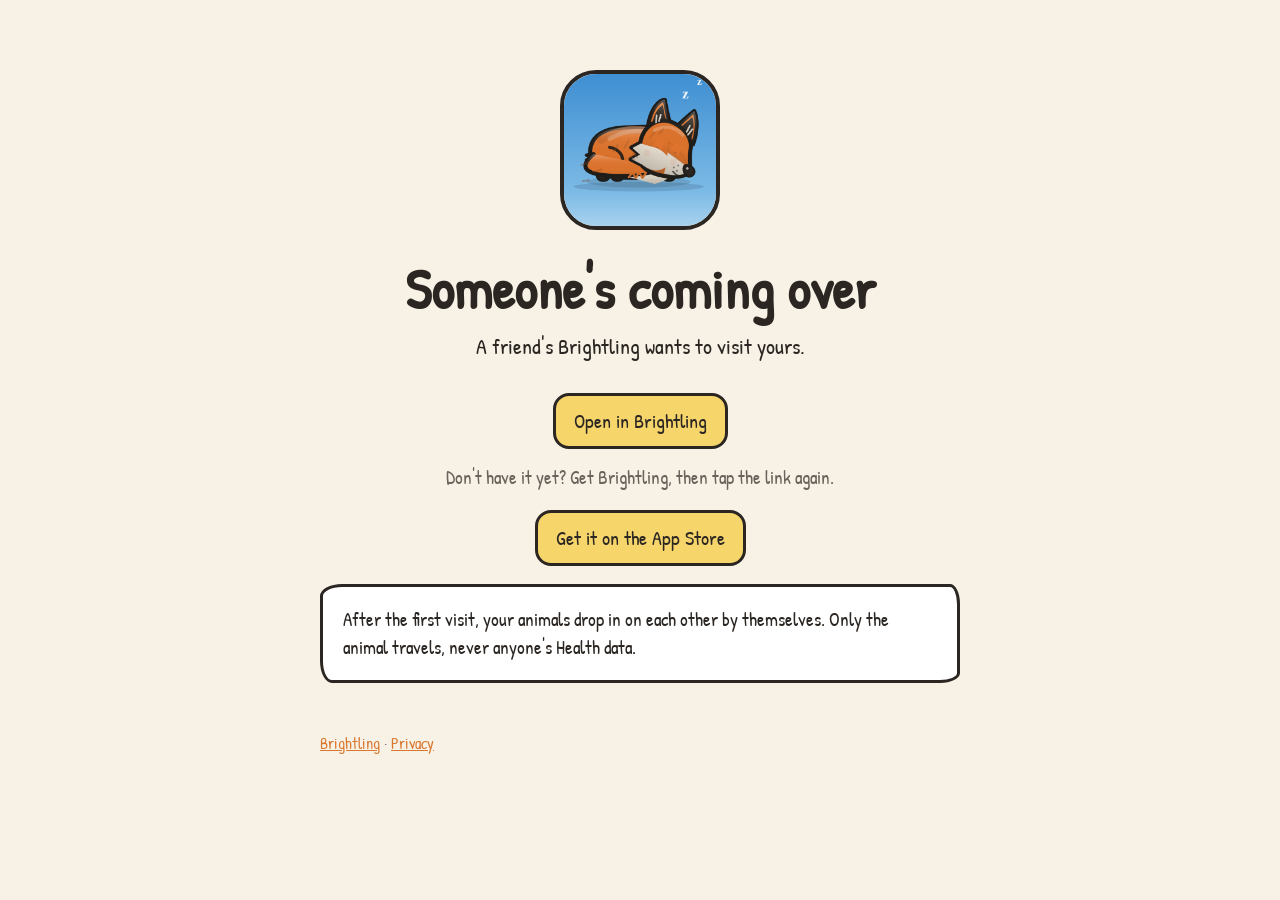
<file: visit/index.html>
<!doctype html>
<html lang="en-AU">
<head>
<meta charset="utf-8">
<meta name="viewport" content="width=device-width,initial-scale=1">
<title>A Brightling wants to visit</title>
<meta name="description" content="Someone's Brightling wants to come over. Open the link on your phone and it turns up in your world.">
<meta name="apple-itunes-app" content="app-id=6830009358">
<meta property="og:title" content="A Brightling wants to visit">
<meta property="og:description" content="Open this on your phone and it turns up in your world. Brightling is a pet made of your month.">
<meta property="og:image" content="https://degitzachary-cell.github.io/brightling/img/og.jpg">
<meta name="twitter:card" content="summary_large_image">
<meta name="robots" content="noindex">
<link rel="icon" href="../favicon.png">
<link href="https://fonts.googleapis.com/css2?family=Patrick+Hand&display=swap" rel="stylesheet">
<link rel="stylesheet" href="../style.css">
</head>
<body>
<main>
  <div class="hero">
    <img src="../icon.png" alt="Brightling app icon: a fox curled up asleep">
    <h1>Someone's coming over</h1>
    <p style="font-size:22px">A friend's Brightling wants to visit yours.</p>
    <a class="badge" id="open" href="#">Open in Brightling</a>
    <p class="muted" style="margin-top:14px">Don't have it yet? Get Brightling, then tap the link again.</p>
    <a class="badge" href="https://apps.apple.com/app/id6830009358" style="margin-top:6px">Get it on the App Store</a>
  </div>
  <div class="card">
    <p style="margin:0">After the first visit, your animals drop in on each other by themselves. Only the animal travels, never anyone's Health data.</p>
  </div>
  <footer><a href="../">Brightling</a> · <a href="../privacy/">Privacy</a></footer>
</main>
<script>
  (function(){
    var id=(new URLSearchParams(location.search).get('id')||'').toLowerCase();
    var ok=/^v[0-9a-f]{16}$/.test(id);
    var link=ok?'brightling://visit/'+id:'brightling://';
    var btn=document.getElementById('open'); btn.href=link;
    // try the app straight away on phones; the buttons stay for when that doesn't happen
    if(ok&&/iPhone|iPad|Android/i.test(navigator.userAgent)) setTimeout(function(){ location.href=link; },300);
  })();
</script>
</body>
</html>
</file>
<file: style.css>
:root{--paper:#F7F1E6;--ink:#2B2622;--muted:#6B625B;--accent:#D9772F;--sun:#F6D56B;--card:#FFFFFF}
@media (prefers-color-scheme: dark){:root{--paper:#1F1C1A;--ink:#F2EBE0;--muted:#B5AAA0;--card:#2A2623}}
*{box-sizing:border-box}
html{-webkit-text-size-adjust:100%}
body{margin:0;background:var(--paper);color:var(--ink);font:19px/1.5 "Patrick Hand","Comic Sans MS",ui-rounded,system-ui,sans-serif}
main{max-width:680px;margin:0 auto;padding:40px 20px 80px}
header{display:flex;align-items:center;gap:14px;margin-bottom:28px;flex-wrap:wrap}
header img{width:56px;height:56px;border-radius:13px;border:3px solid var(--ink)}
header a{color:inherit;text-decoration:none;font-size:28px;font-weight:700}
nav{margin-left:auto;display:flex;gap:16px;font-size:18px}
nav a{color:var(--muted)}
h1{font-size:44px;line-height:1.05;margin:0 0 12px}
h2{font-size:28px;line-height:1.1;margin:36px 0 8px}
p,li{margin:0 0 12px}
a{color:var(--accent)}
.muted{color:var(--muted)}
.card{background:var(--card);border:3.5px solid var(--ink);border-radius:22px 10px 20px 12px / 12px 20px 10px 22px;padding:18px 20px;margin:18px 0}
.hero{text-align:center;padding-top:30px}
.hero img{width:160px;height:160px;border-radius:36px;border:4px solid var(--ink)}
.hero h1{font-size:56px;margin-top:22px}
.badge{display:inline-block;margin-top:18px;padding:10px 18px;border:3px solid var(--ink);border-radius:16px;background:var(--sun);color:#2B2622;font-size:20px}
dl{margin:0}dt{font-weight:700;margin-top:16px}dd{margin:4px 0 0}
footer{margin-top:48px;font-size:16px;color:var(--muted)}
@media (max-width:480px){header img{width:44px;height:44px}header a{font-size:24px}h1{font-size:36px}.hero h1{font-size:46px}nav{gap:12px;font-size:16px}}
a.badge{text-decoration:none}
.wide{display:block;width:100%;height:auto;margin:28px 0 8px;border:3.5px solid var(--ink);border-radius:20px}
.strip{display:grid;grid-template-columns:repeat(3,1fr);gap:12px;margin:18px 0}
.strip figure{margin:0;text-align:center}
.strip img{width:100%;height:auto;border:3px solid var(--ink);border-radius:18px;display:block}
.strip figcaption{font-size:16px;margin-top:6px;color:var(--muted)}
@media (max-width:480px){.strip{gap:8px}.strip figcaption{font-size:14px}}
</file>
